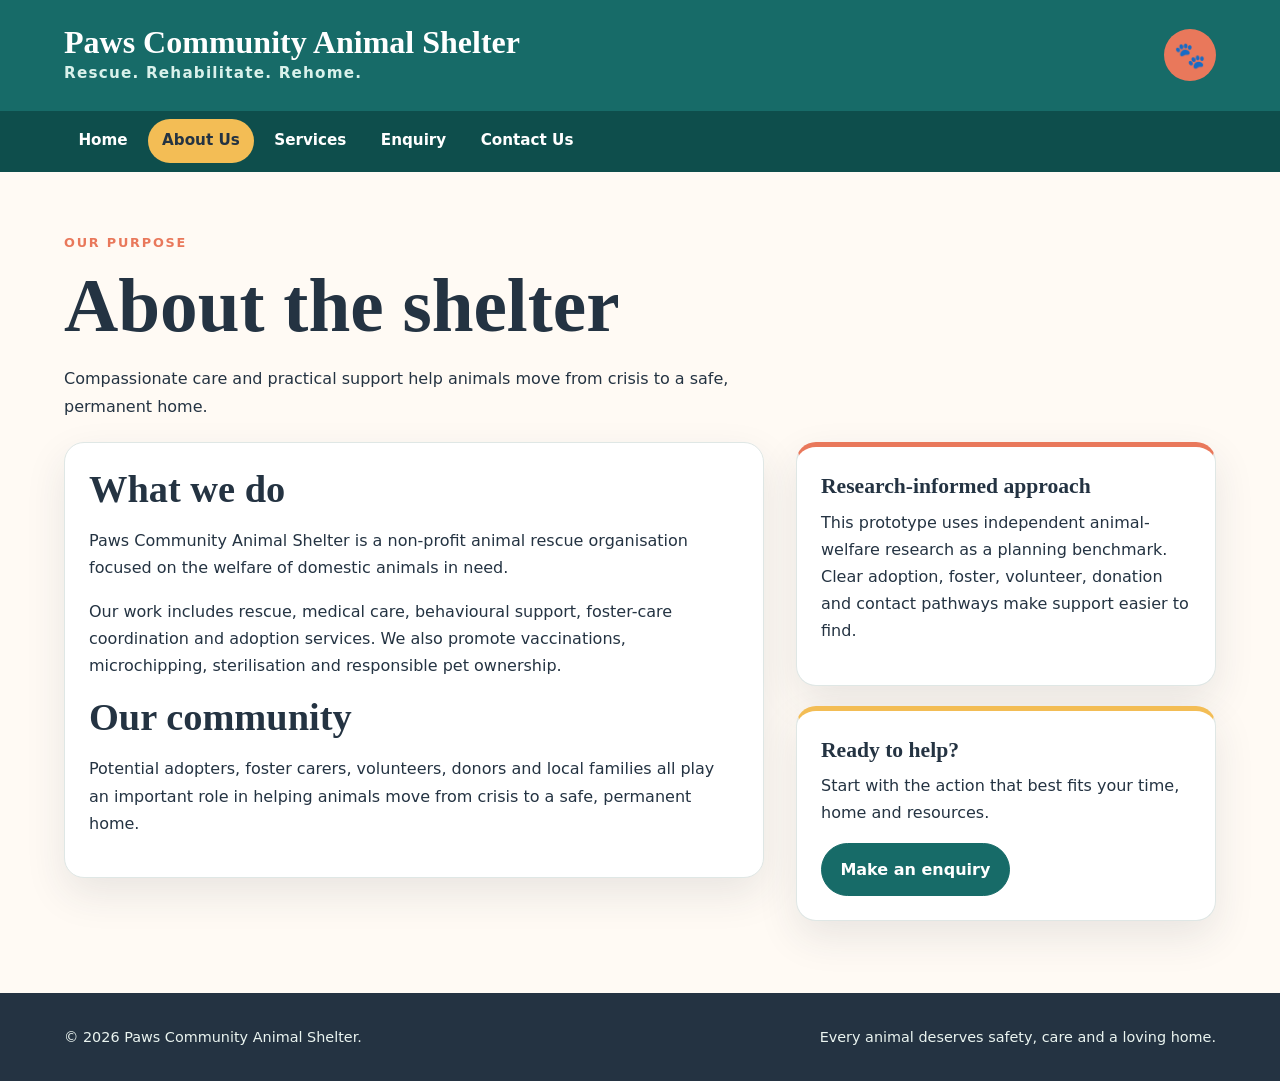
<file: about.html>
<!doctype html>
<html lang="en">
<head><meta charset="UTF-8"><meta name="viewport" content="width=device-width, initial-scale=1.0"><meta name="description" content="Learn about Paws Community Animal Shelter and its community approach."><title>About Us | Paws Community Animal Shelter</title><link rel="stylesheet" href="styles.css"></head>
<body>
  <header class="site-header"><div class="header-inner"><a class="brand" href="index.html"><span class="brand-name">Paws Community Animal Shelter</span><span class="tagline">Rescue. Rehabilitate. Rehome.</span></a><span class="header-badge" aria-hidden="true">🐾</span></div></header>
  <nav class="site-nav" aria-label="Main navigation"><div class="site-nav-inner"><a href="index.html">Home</a><a href="about.html" aria-current="page">About Us</a><a href="services.html">Services</a><a href="enquiry.html">Enquiry</a><a href="contactus.html">Contact Us</a></div></nav>
  <main><div class="section-heading"><span class="eyebrow">Our purpose</span><h1>About the shelter</h1><p>Compassionate care and practical support help animals move from crisis to a safe, permanent home.</p></div><div class="content-grid"><section class="panel"><h2>What we do</h2><p>Paws Community Animal Shelter is a non-profit animal rescue organisation focused on the welfare of domestic animals in need.</p><p>Our work includes rescue, medical care, behavioural support, foster-care coordination and adoption services. We also promote vaccinations, microchipping, sterilisation and responsible pet ownership.</p><h2>Our community</h2><p>Potential adopters, foster carers, volunteers, donors and local families all play an important role in helping animals move from crisis to a safe, permanent home.</p></section><aside class="stack"><div class="card"><h3>Research-informed approach</h3><p>This prototype uses independent animal-welfare research as a planning benchmark. Clear adoption, foster, volunteer, donation and contact pathways make support easier to find.</p></div><div class="card"><h3>Ready to help?</h3><p>Start with the action that best fits your time, home and resources.</p><a class="button" href="enquiry.html">Make an enquiry</a></div></aside></div></main>
  <footer class="site-footer"><div class="site-footer-inner"><p>&copy; 2026 Paws Community Animal Shelter.</p><p>Every animal deserves safety, care and a loving home.</p></div></footer>
</body></html>
</file>
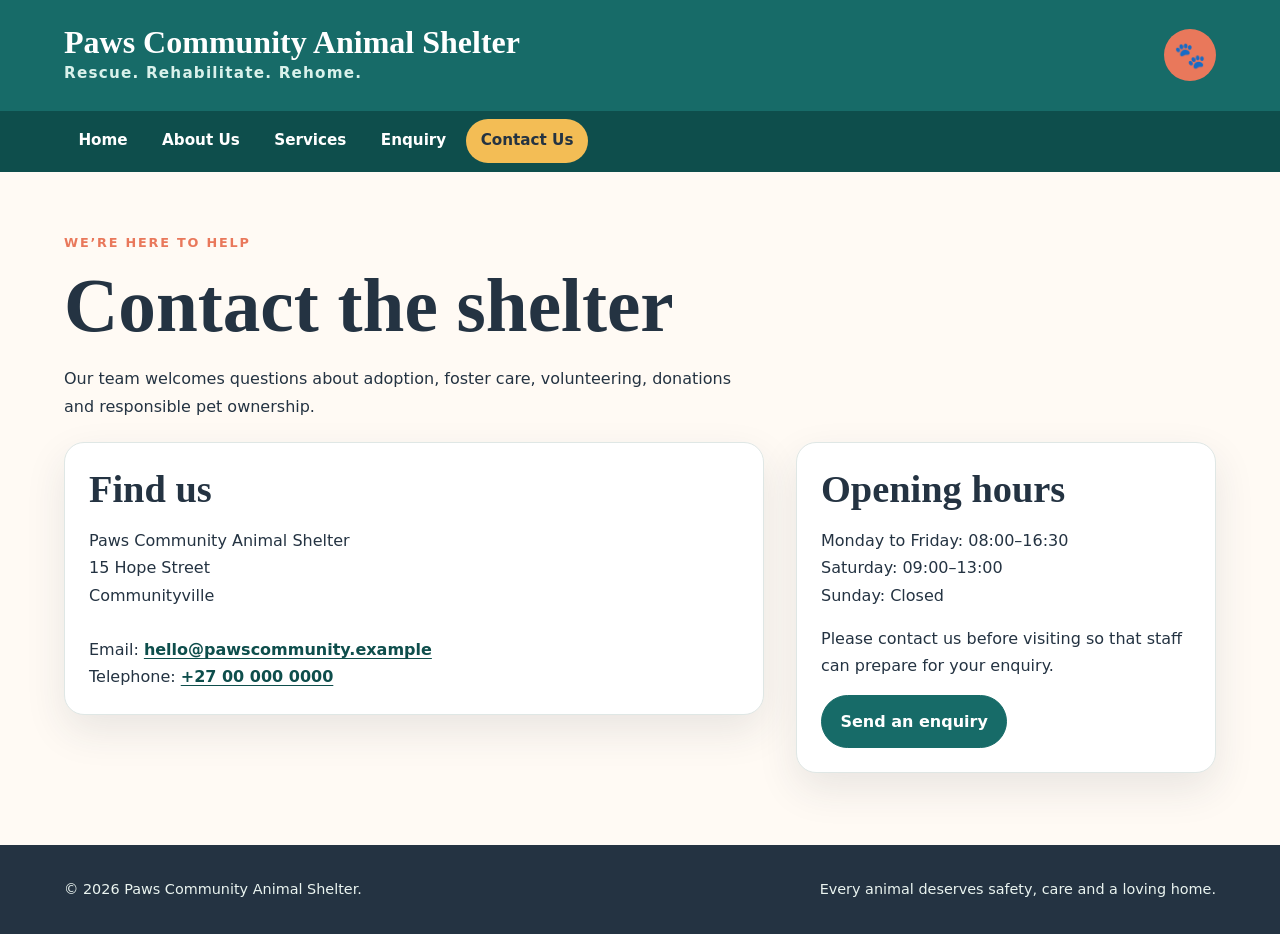
<file: contactus.html>
<!doctype html>
<html lang="en">
<head><meta charset="UTF-8"><meta name="viewport" content="width=device-width, initial-scale=1.0"><meta name="description" content="Contact Paws Community Animal Shelter and view opening hours."><title>Contact Us | Paws Community Animal Shelter</title><link rel="stylesheet" href="styles.css"></head>
<body>
  <header class="site-header"><div class="header-inner"><a class="brand" href="index.html"><span class="brand-name">Paws Community Animal Shelter</span><span class="tagline">Rescue. Rehabilitate. Rehome.</span></a><span class="header-badge" aria-hidden="true">🐾</span></div></header>
  <nav class="site-nav" aria-label="Main navigation"><div class="site-nav-inner"><a href="index.html">Home</a><a href="about.html">About Us</a><a href="services.html">Services</a><a href="enquiry.html">Enquiry</a><a href="contactus.html" aria-current="page">Contact Us</a></div></nav>
  <main><div class="section-heading"><span class="eyebrow">We’re here to help</span><h1>Contact the shelter</h1><p>Our team welcomes questions about adoption, foster care, volunteering, donations and responsible pet ownership.</p></div><div class="content-grid"><section class="panel"><h2>Find us</h2><address>Paws Community Animal Shelter<br>15 Hope Street<br>Communityville<br><br>Email: <a href="mailto:hello@pawscommunity.example">hello@pawscommunity.example</a><br>Telephone: <a href="tel:+27000000000">+27 00 000 0000</a></address></section><section class="panel"><h2>Opening hours</h2><p>Monday to Friday: 08:00–16:30<br>Saturday: 09:00–13:00<br>Sunday: Closed</p><p>Please contact us before visiting so that staff can prepare for your enquiry.</p><a class="button" href="enquiry.html">Send an enquiry</a></section></div></main>
  <footer class="site-footer"><div class="site-footer-inner"><p>&copy; 2026 Paws Community Animal Shelter.</p><p>Every animal deserves safety, care and a loving home.</p></div></footer>
</body></html>
</file>
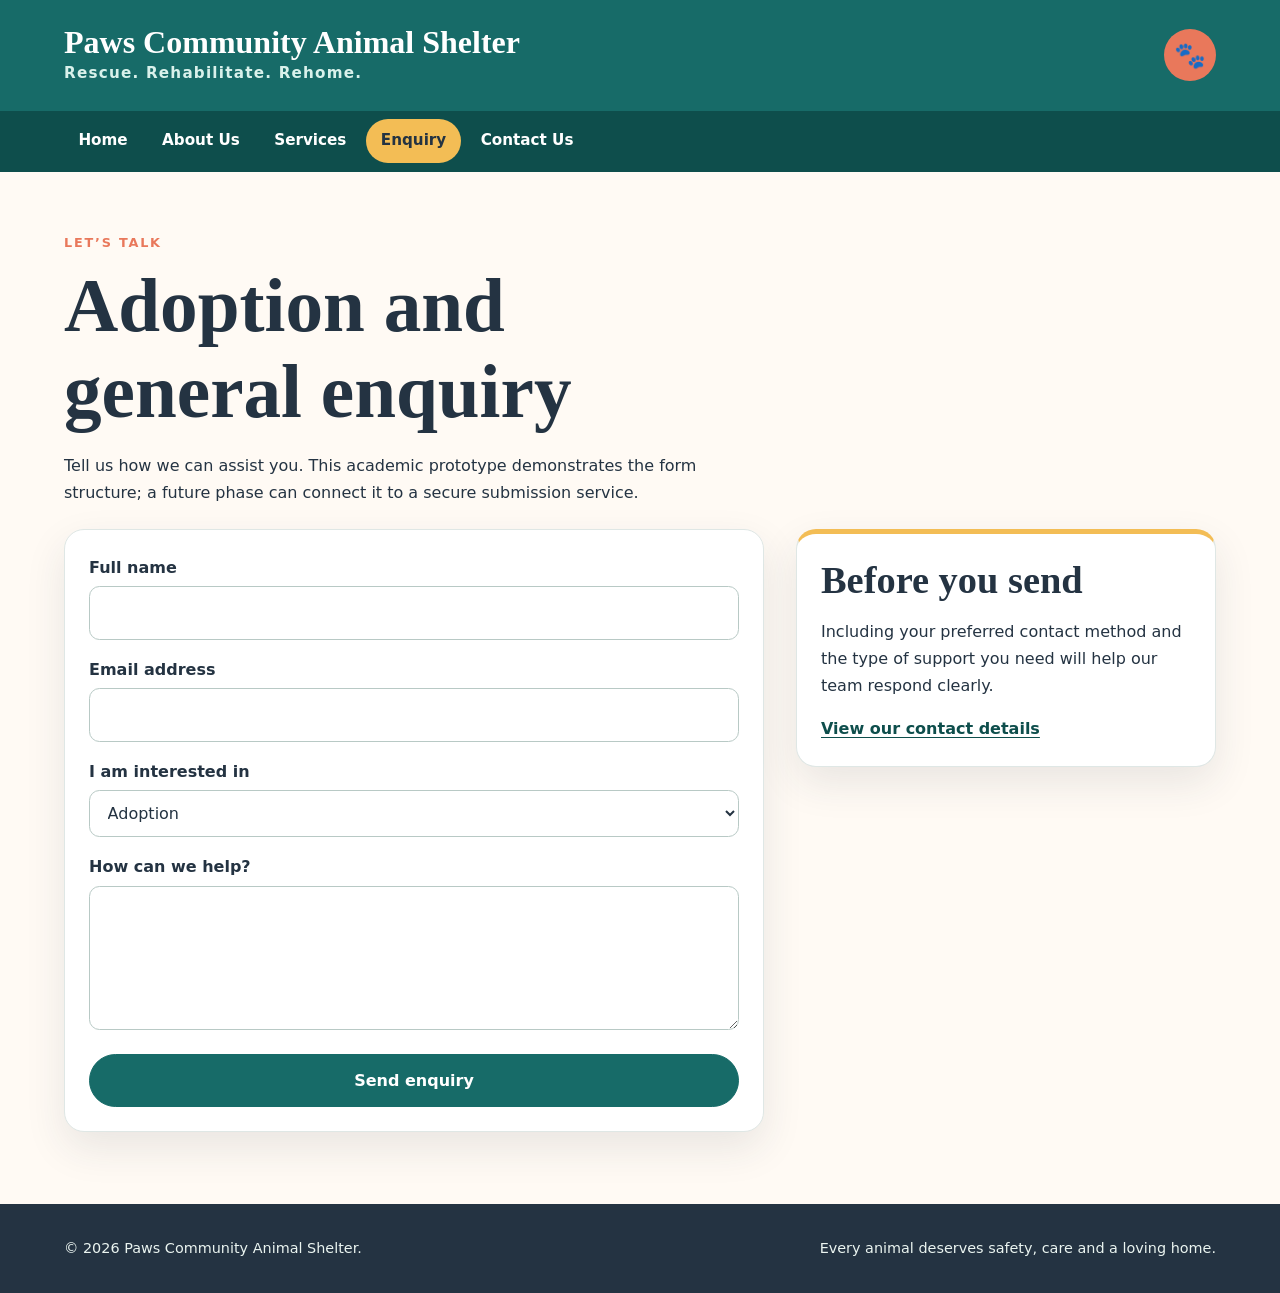
<file: enquiry.html>
<!doctype html>
<html lang="en">
<head><meta charset="UTF-8"><meta name="viewport" content="width=device-width, initial-scale=1.0"><meta name="description" content="Send an adoption, foster, volunteer, donation or general enquiry."><title>Enquiry | Paws Community Animal Shelter</title><link rel="stylesheet" href="styles.css"></head>
<body>
  <header class="site-header"><div class="header-inner"><a class="brand" href="index.html"><span class="brand-name">Paws Community Animal Shelter</span><span class="tagline">Rescue. Rehabilitate. Rehome.</span></a><span class="header-badge" aria-hidden="true">🐾</span></div></header>
  <nav class="site-nav" aria-label="Main navigation"><div class="site-nav-inner"><a href="index.html">Home</a><a href="about.html">About Us</a><a href="services.html">Services</a><a href="enquiry.html" aria-current="page">Enquiry</a><a href="contactus.html">Contact Us</a></div></nav>
  <main><div class="section-heading"><span class="eyebrow">Let’s talk</span><h1>Adoption and general enquiry</h1><p>Tell us how we can assist you. This academic prototype demonstrates the form structure; a future phase can connect it to a secure submission service.</p></div><div class="content-grid"><section class="panel"><form action="#" method="post"><div><label for="name">Full name</label><input type="text" id="name" name="name" autocomplete="name" required></div><div><label for="email">Email address</label><input type="email" id="email" name="email" autocomplete="email" required></div><div><label for="interest">I am interested in</label><select id="interest" name="interest"><option>Adoption</option><option>Foster care</option><option>Volunteering</option><option>Donation</option><option>General information</option></select></div><div><label for="message">How can we help?</label><textarea id="message" name="message" required></textarea></div><button class="button" type="submit">Send enquiry</button></form></section><aside class="card"><h2>Before you send</h2><p>Including your preferred contact method and the type of support you need will help our team respond clearly.</p><a href="contactus.html">View our contact details</a></aside></div></main>
  <footer class="site-footer"><div class="site-footer-inner"><p>&copy; 2026 Paws Community Animal Shelter.</p><p>Every animal deserves safety, care and a loving home.</p></div></footer>
</body></html>
</file>
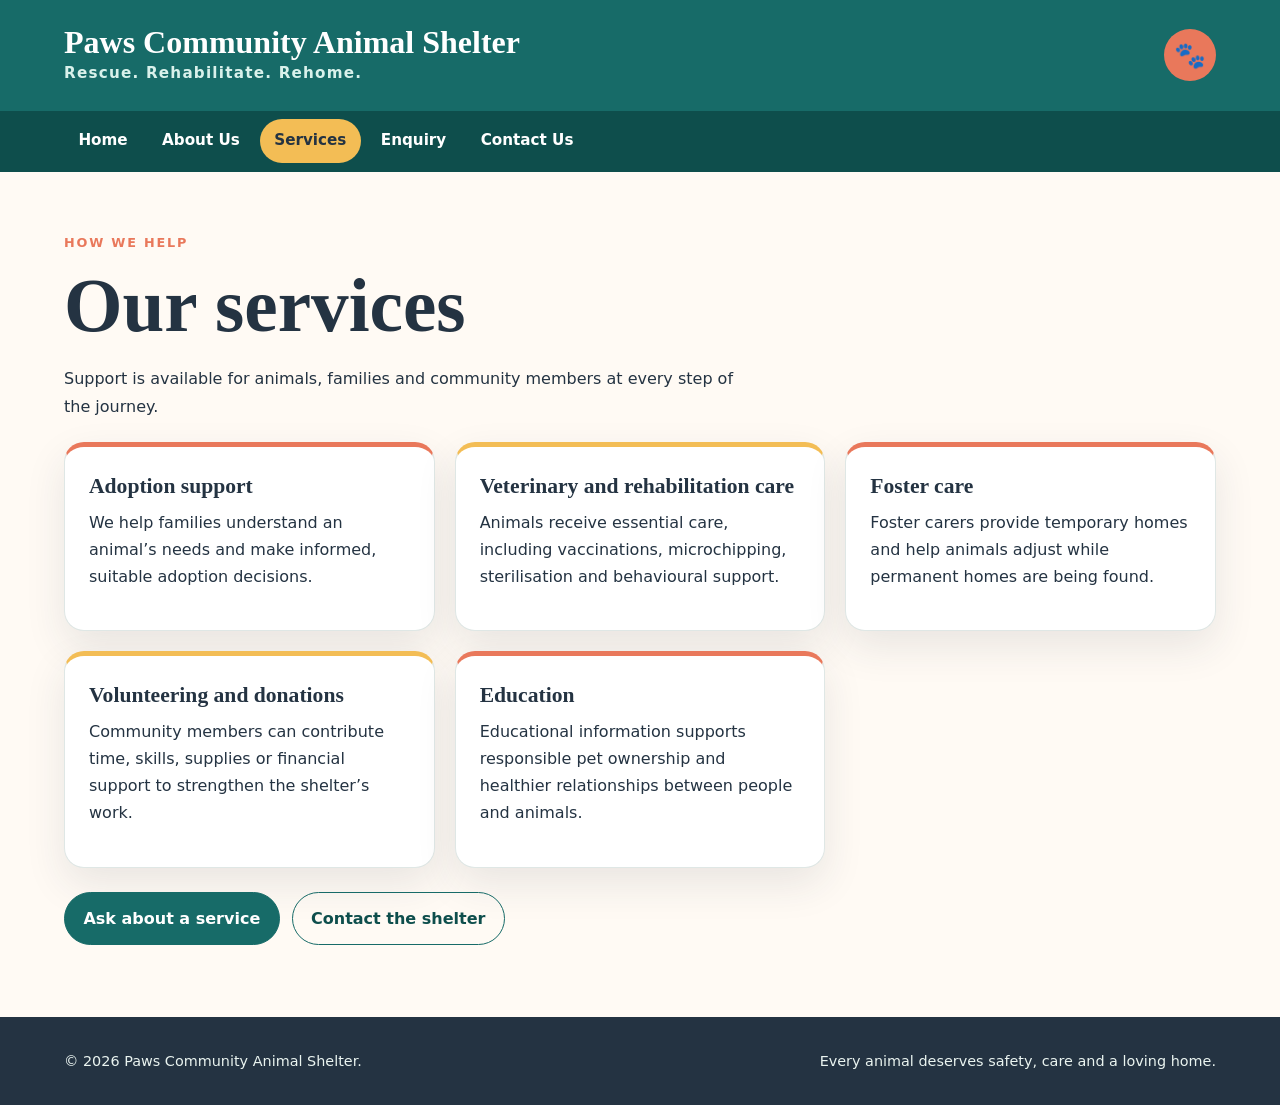
<file: services.html>
<!doctype html>
<html lang="en">
<head><meta charset="UTF-8"><meta name="viewport" content="width=device-width, initial-scale=1.0"><meta name="description" content="Explore adoption, foster, rehabilitation, volunteering and education services."><title>Services | Paws Community Animal Shelter</title><link rel="stylesheet" href="styles.css"></head>
<body>
  <header class="site-header"><div class="header-inner"><a class="brand" href="index.html"><span class="brand-name">Paws Community Animal Shelter</span><span class="tagline">Rescue. Rehabilitate. Rehome.</span></a><span class="header-badge" aria-hidden="true">🐾</span></div></header>
  <nav class="site-nav" aria-label="Main navigation"><div class="site-nav-inner"><a href="index.html">Home</a><a href="about.html">About Us</a><a href="services.html" aria-current="page">Services</a><a href="enquiry.html">Enquiry</a><a href="contactus.html">Contact Us</a></div></nav>
  <main><div class="section-heading"><span class="eyebrow">How we help</span><h1>Our services</h1><p>Support is available for animals, families and community members at every step of the journey.</p></div><div class="cards"><article class="card"><h3>Adoption support</h3><p>We help families understand an animal’s needs and make informed, suitable adoption decisions.</p></article><article class="card"><h3>Veterinary and rehabilitation care</h3><p>Animals receive essential care, including vaccinations, microchipping, sterilisation and behavioural support.</p></article><article class="card"><h3>Foster care</h3><p>Foster carers provide temporary homes and help animals adjust while permanent homes are being found.</p></article><article class="card"><h3>Volunteering and donations</h3><p>Community members can contribute time, skills, supplies or financial support to strengthen the shelter’s work.</p></article><article class="card"><h3>Education</h3><p>Educational information supports responsible pet ownership and healthier relationships between people and animals.</p></article></div><div class="actions"><a class="button" href="enquiry.html">Ask about a service</a><a class="button secondary" href="contactus.html">Contact the shelter</a></div></main>
  <footer class="site-footer"><div class="site-footer-inner"><p>&copy; 2026 Paws Community Animal Shelter.</p><p>Every animal deserves safety, care and a loving home.</p></div></footer>
</body></html>
</file>
<file: styles.css>
:root {
  --ink: #243342;
  --muted: #5c6b73;
  --cream: #fffaf4;
  --surface: #ffffff;
  --teal: #176b68;
  --teal-dark: #0e4e4c;
  --coral: #e9785b;
  --gold: #f3bd55;
  --border: #dfe7e5;
  --shadow: 0 1rem 2.5rem rgba(36, 51, 66, 0.10);
  --radius: 1.25rem;
  --max-width: 72rem;
}

*, *::before, *::after { box-sizing: border-box; }
html { scroll-behavior: smooth; }
body {
  margin: 0;
  color: var(--ink);
  background: var(--cream);
  font-family: Inter, ui-sans-serif, system-ui, -apple-system, BlinkMacSystemFont, "Segoe UI", sans-serif;
  font-size: 1rem;
  line-height: 1.7;
}
img { display: block; max-width: 100%; height: auto; }
a { color: var(--teal-dark); font-weight: 700; text-underline-offset: 0.2em; }
a:hover, a:focus-visible { color: var(--coral); }
a:focus-visible, button:focus-visible, input:focus-visible, select:focus-visible, textarea:focus-visible { outline: 0.2rem solid var(--gold); outline-offset: 0.2rem; }

.site-header { background: var(--teal); color: white; }
.header-inner, .site-nav-inner, main, .site-footer-inner { width: min(100% - 2rem, var(--max-width)); margin-inline: auto; }
.header-inner { display: flex; align-items: center; justify-content: space-between; gap: 1.5rem; padding: 1.5rem 0; }
.brand { color: white; text-decoration: none; }
.brand:hover, .brand:focus-visible { color: white; }
.brand-name { display: block; font-family: Georgia, serif; font-size: clamp(1.45rem, 2.5vw, 2rem); font-weight: 700; line-height: 1.15; }
.tagline { display: block; color: #d9f1eb; font-size: 0.95rem; letter-spacing: 0.08em; }
.header-badge { display: grid; place-items: center; width: 3.25rem; height: 3.25rem; border-radius: 50%; background: var(--coral); color: white; font-size: 1.6rem; }

.site-nav { background: var(--teal-dark); }
.site-nav-inner { display: flex; flex-wrap: wrap; gap: 0.35rem; padding: 0.55rem 0; }
.site-nav a { border-radius: 2rem; color: white; padding: 0.55rem 0.9rem; text-decoration: none; font-size: 0.95rem; }
.site-nav a:hover, .site-nav a:focus-visible, .site-nav a[aria-current="page"] { background: var(--gold); color: var(--ink); }

main { padding: 3.5rem 0 4.5rem; }
.hero, .content-grid { display: grid; gap: 2rem; }
.hero { align-items: center; grid-template-columns: minmax(0, 1.05fr) minmax(18rem, 0.95fr); margin-bottom: 3rem; }
.hero-copy { max-width: 38rem; }
.eyebrow { color: var(--coral); font-size: 0.8rem; font-weight: 800; letter-spacing: 0.14em; text-transform: uppercase; }
h1, h2, h3 { font-family: Georgia, "Times New Roman", serif; line-height: 1.15; }
h1 { margin: 0.5rem 0 1rem; font-size: clamp(2.4rem, 6vw, 4.7rem); }
h2 { margin: 0 0 1rem; font-size: clamp(1.8rem, 3vw, 2.8rem); }
h3 { margin: 0.2rem 0 0.6rem; font-size: 1.35rem; }
p { margin: 0 0 1rem; }
.hero p { color: var(--muted); font-size: 1.1rem; }
.hero-image { width: 100%; border-radius: var(--radius); box-shadow: var(--shadow); object-fit: cover; aspect-ratio: 1 / 1; }
.actions { display: flex; flex-wrap: wrap; gap: 0.75rem; margin-top: 1.5rem; }
.button { display: inline-block; border: 0.12rem solid var(--teal); border-radius: 2rem; background: var(--teal); color: white; padding: 0.75rem 1.15rem; text-decoration: none; font-weight: 800; }
.button:hover, .button:focus-visible { background: var(--coral); border-color: var(--coral); color: white; }
.button.secondary { background: transparent; color: var(--teal-dark); }
.button.secondary:hover, .button.secondary:focus-visible { background: var(--teal); color: white; }

.section-heading { max-width: 42rem; margin-bottom: 1.4rem; }
.cards { display: grid; grid-template-columns: repeat(3, minmax(0, 1fr)); gap: 1.25rem; }
.card, .panel { background: var(--surface); border: 0.08rem solid var(--border); border-radius: var(--radius); box-shadow: var(--shadow); padding: 1.5rem; }
.card { border-top: 0.35rem solid var(--coral); }
.card:nth-child(2n) { border-top-color: var(--gold); }
.content-grid { grid-template-columns: minmax(0, 1.25fr) minmax(15rem, 0.75fr); align-items: start; }
.stack { display: grid; gap: 1.25rem; }
.list { padding-left: 1.25rem; }
.list li + li { margin-top: 0.5rem; }
blockquote { margin: 1.5rem 0; border-left: 0.3rem solid var(--gold); padding: 0.5rem 1rem; color: var(--muted); font-style: italic; }
address { font-style: normal; }

form { display: grid; gap: 1rem; }
label { display: block; margin-bottom: 0.35rem; font-weight: 800; }
input, select, textarea { width: 100%; border: 0.08rem solid #b8c9c5; border-radius: 0.65rem; background: white; color: var(--ink); font: inherit; padding: 0.75rem 0.85rem; }
textarea { min-height: 9rem; resize: vertical; }
button { cursor: pointer; font: inherit; }

.site-footer { background: var(--ink); color: #eaf4f0; }
.site-footer-inner { display: flex; justify-content: space-between; gap: 2rem; padding: 2rem 0; }
.site-footer p { margin: 0; font-size: 0.9rem; }
.site-footer a { color: #b9e8de; }

@media (max-width: 52rem) {
  .hero, .content-grid { grid-template-columns: 1fr; }
  .hero { gap: 1.25rem; }
  .hero-image { max-height: 25rem; }
  .cards { grid-template-columns: repeat(2, minmax(0, 1fr)); }
}

@media (max-width: 38rem) {
  .header-inner { align-items: flex-start; }
  .header-badge { width: 2.75rem; height: 2.75rem; font-size: 1.3rem; }
  .site-nav-inner { display: grid; grid-template-columns: repeat(2, 1fr); }
  .site-nav a { text-align: center; }
  main { padding: 2.5rem 0 3rem; }
  .cards { grid-template-columns: 1fr; }
  .site-footer-inner { display: grid; gap: 0.5rem; }
  .actions { align-items: stretch; flex-direction: column; }
  .button { text-align: center; }
}

@media (prefers-reduced-motion: reduce) { html { scroll-behavior: auto; } }
</file>
